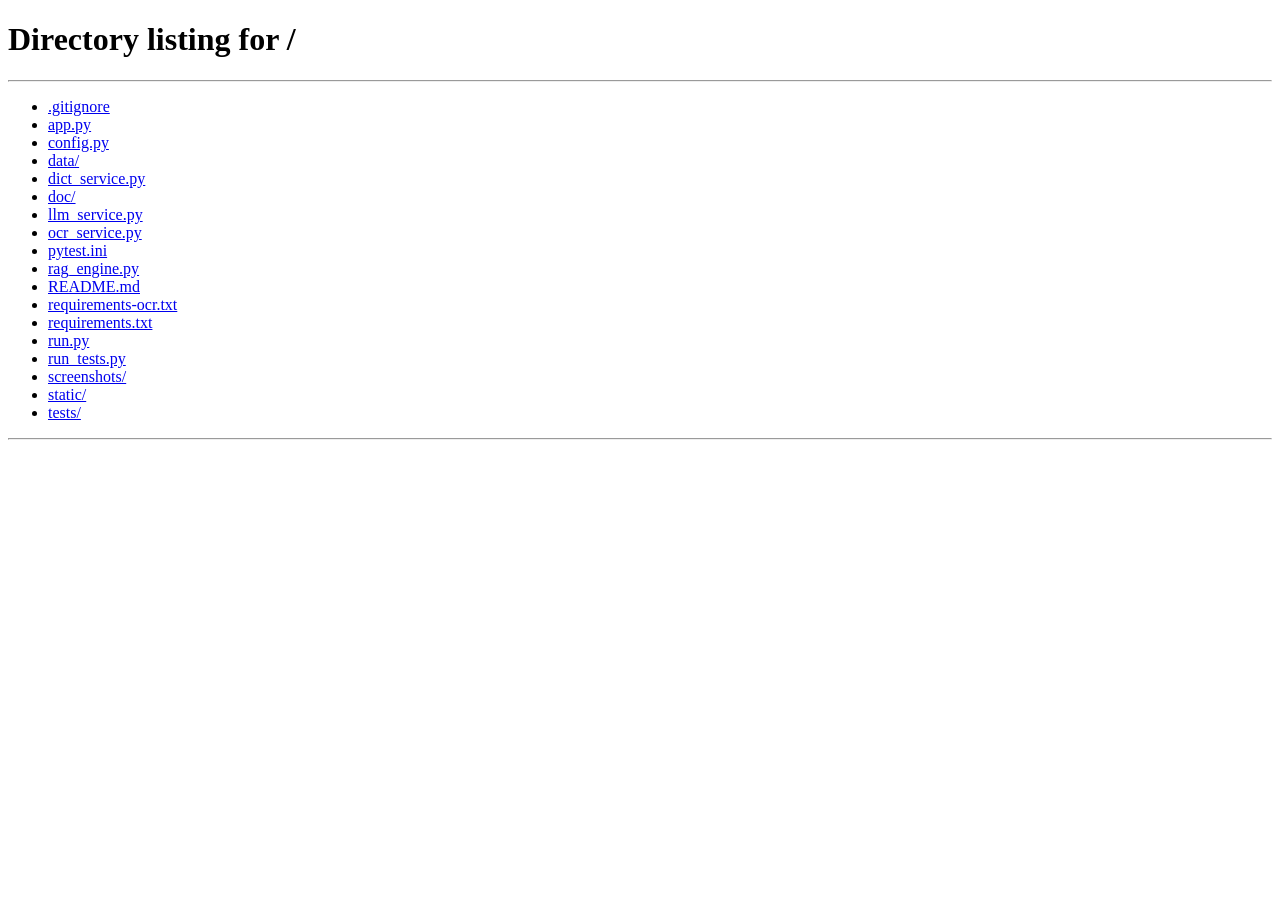
<file: static/index.html>
<!DOCTYPE html>
<html lang="zh-CN">
<head>
  <meta charset="UTF-8">
  <meta name="viewport" content="width=device-width, initial-scale=1.0">
  <title>AI 智能作业批改平台</title>
  <link rel="stylesheet" href="/static/css/style.css">
</head>
<body>
  <header class="topbar">
    <div class="brand"><span class="logo">📘</span>AI 作业批改平台</div>
    <nav class="nav">
      <button data-view="grade" class="active">✍️ 作业批改</button>
      <button data-view="mistakes">📕 我的错题本</button>
      <button data-view="knowledge" id="nav-knowledge" style="display:none;">📚 知识库管理</button>
    </nav>
    <div class="user-box">
      <span id="username-label"></span>
      <span id="role-tag" class="role-tag">学生</span>
      <button class="btn btn-ghost" id="logout-btn" style="padding:6px 14px;">退出</button>
    </div>
  </header>

  <main class="container">

    <!-- T-E10 ③：字典接口降级的一次性显著提示 -->
    <div class="dict-banner" id="dict-banner" style="display:none;"></div>

    <!-- ============ 作业批改 ============ -->
    <section class="view active" id="view-grade">
      <div class="card">
        <div class="card-title">① 上传作业图片 <span class="sub">支持 JPG / PNG，点击或拖拽上传</span></div>
        <div class="uploader" id="uploader">
          <div class="ico">📤</div>
          <div><strong>点击选择</strong> 或将作业图片拖拽到此处</div>
          <div class="hint">清晰印刷/工整手写识别效果最佳，识别结果可手动修改</div>
          <img id="image-preview" class="preview-img" style="display:none;" alt="作业预览">
        </div>
        <input type="file" id="image-input" accept="image/*" hidden>
        <div class="ocr-note" id="ocr-note"></div>
      </div>

      <div class="card">
        <div class="card-title">② 确认题目内容 <span class="sub">OCR 识别结果可直接编辑，也可手动录入题目</span></div>
        <div class="row" id="grade-cascade">
          <div class="form-item">
            <label>地区</label>
            <select id="c-region"></select>
          </div>
          <div class="form-item">
            <label>学段</label>
            <select id="c-stage"></select>
          </div>
          <div class="form-item">
            <label>学科</label>
            <select id="c-subject"></select>
          </div>
          <div class="form-item">
            <label>教材版本</label>
            <select id="c-textbook"></select>
          </div>
          <div class="form-item">
            <label>年级</label>
            <select id="c-grade"></select>
          </div>
        </div>
        <div class="ocr-note" id="dict-note"></div>
        <div class="form-item">
          <label>题目与作答内容（识别文本，可修改）</label>
          <textarea id="question-text" rows="7"
            placeholder="上传图片后这里会自动填入识别文字；也可以直接把题目和你的作答粘贴到这里，例如：&#10;1. 25×4=90（  ）&#10;2. 一个长方形长8cm宽5cm，面积是多少？我算的是35平方厘米。"></textarea>
        </div>
        <button class="btn btn-primary" id="grade-btn">🤖 提交 AI 智能批改</button>
      </div>

      <div class="loading-box" id="grading-box">
        <div class="spinner"></div>
        <div>AI 正在检索知识库并逐题批改，请稍候…</div>
      </div>

      <div id="result-area"></div>

      <div class="card">
        <div class="card-title">📋 批改记录 <span class="sub" id="record-count-tip"></span></div>
        <div id="record-list"></div>
        <div class="pager" id="record-pager"></div>
      </div>
    </section>

    <!-- ============ 错题本 ============ -->
    <section class="view" id="view-mistakes">
      <div class="card">
        <div class="card-title">📕 我的错题本 <span class="sub">批改后自动收录，仅本人可见</span></div>
        <div class="filter-bar">
          <div class="form-item">
            <label>学段</label>
            <select id="f-stage"></select>
          </div>
          <div class="form-item">
            <label>学科</label>
            <select id="f-subject"></select>
          </div>
          <div class="form-item">
            <label>教材版本</label>
            <select id="f-textbook"></select>
          </div>
          <div class="form-item">
            <label>年级</label>
            <select id="f-grade"></select>
          </div>
          <div class="form-item">
            <label>掌握状态</label>
            <select id="f-mastered">
              <option value="">全部</option>
              <option value="0">未掌握</option>
              <option value="1">已掌握</option>
            </select>
          </div>
          <div class="form-item" style="flex:2;min-width:180px;">
            <label>关键词（题目 / 知识点）</label>
            <input id="f-keyword" placeholder="输入关键词筛选">
          </div>
          <button class="btn btn-primary" id="filter-btn">筛选</button>
        </div>
        <div id="mistake-list"></div>
        <div class="pager" id="mistake-pager"></div>
      </div>
    </section>

    <!-- ============ 知识库管理（管理员） ============ -->
    <section class="view" id="view-knowledge">
      <div class="stat-grid" id="kb-stats"></div>

      <div class="card">
        <div class="card-title">📁 知识库文件夹 <span class="sub">把电子版教材、习题答案等文件直接放入该文件夹</span></div>
        <div class="folder-path" id="folder-path"></div>
        <button class="btn btn-primary" id="scan-btn">🔄 扫描文件夹并入库</button>
        <span class="sub" style="color:var(--text-3);margin-left:10px;">支持 txt / md / pdf / docx，新文件自动切片 + 向量化</span>
      </div>

      <div class="card">
        <div class="card-title">📤 上传资料文件</div>
        <div class="uploader" id="kb-uploader">
          <div class="ico">📚</div>
          <div><strong>点击选择</strong> 或拖拽电子教材 / 习题资料到此处（可多选）</div>
          <div class="hint">上传后自动解析、切片、向量化，立即参与 AI 批改检索</div>
        </div>
        <input type="file" id="kb-file-input" multiple accept=".txt,.md,.pdf,.docx" hidden>
        <div id="kb-upload-result"></div>
      </div>

      <div class="card">
        <div class="card-title">🔍 RAG 检索测试 <span class="sub">输入题目，预览知识库召回的参考资料</span></div>
        <div class="row">
          <div class="form-item" style="flex:3;">
            <input id="search-query" placeholder="例如：长方形面积怎么计算？">
          </div>
          <div class="form-item" style="flex:0;">
            <button class="btn btn-primary" id="search-btn" style="width:100%;">检索</button>
          </div>
        </div>
        <div id="search-result"></div>
      </div>

      <div class="card">
        <div class="card-title">🗂️ 已入库资料 <span class="sub" id="doc-count-tip"></span></div>
        <div id="doc-list"></div>
      </div>

      <div class="card">
        <div class="card-title">⚙️ DeepSeek 模型设置</div>
        <div class="row">
          <div class="form-item" style="flex:2;">
            <label>API Key</label>
            <input id="set-apikey" type="password" placeholder="sk-...（留空表示不修改）">
          </div>
          <div class="form-item">
            <label>模型</label>
            <input id="set-model" placeholder="deepseek-chat">
          </div>
        </div>
        <div class="form-item">
          <label>接口地址（OpenAI 兼容）</label>
          <input id="set-baseurl" placeholder="https://api.deepseek.com">
        </div>
        <button class="btn btn-primary" id="save-settings-btn">保存设置</button>
      </div>
    </section>
  </main>

  <div id="toast"></div>

  <div class="modal-mask" id="modal-mask">
    <div class="modal">
      <div class="modal-head">
        <strong id="modal-title">原图预览</strong>
        <button class="modal-close" id="modal-close">×</button>
      </div>
      <div id="modal-body"></div>
    </div>
  </div>

  <script src="/static/js/app.js"></script>
</body>
</html>
</file>
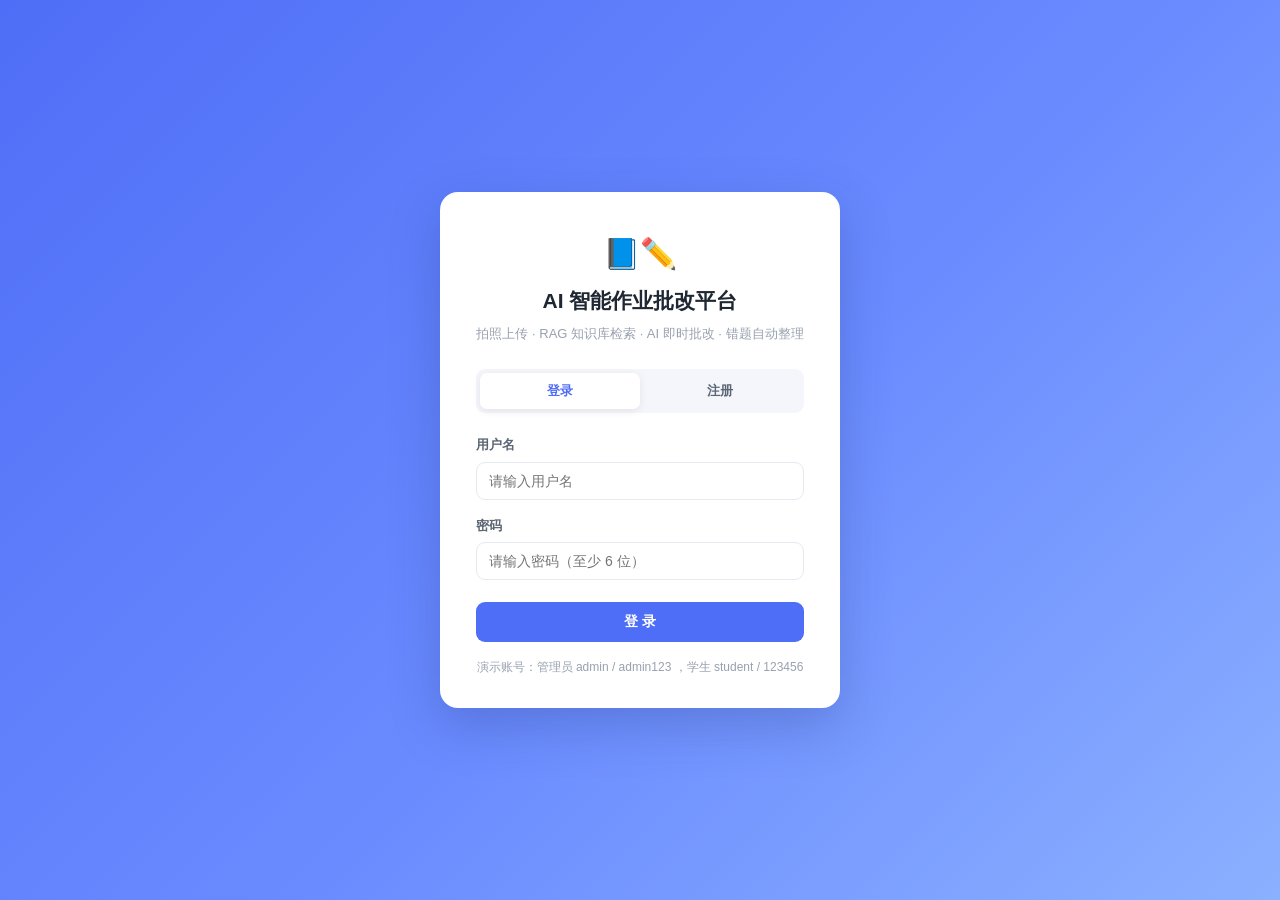
<file: static/login.html>
<!DOCTYPE html>
<html lang="zh-CN">
<head>
  <meta charset="UTF-8">
  <meta name="viewport" content="width=device-width, initial-scale=1.0">
  <title>登录 · AI 智能作业批改平台</title>
  <link rel="stylesheet" href="/static/css/style.css">
</head>
<body>
  <div class="auth-wrap">
    <div class="auth-card">
      <div class="auth-logo">📘✏️</div>
      <div class="auth-title">AI 智能作业批改平台</div>
      <div class="auth-sub">拍照上传 · RAG 知识库检索 · AI 即时批改 · 错题自动整理</div>

      <div class="auth-tabs">
        <button id="tab-login" class="active" type="button">登录</button>
        <button id="tab-register" type="button">注册</button>
      </div>

      <form id="auth-form" onsubmit="return false;">
        <div class="form-item">
          <label>用户名</label>
          <input id="username" placeholder="请输入用户名" autocomplete="username">
        </div>
        <div class="form-item">
          <label>密码</label>
          <input id="password" type="password" placeholder="请输入密码（至少 6 位）" autocomplete="current-password">
        </div>
        <button id="submit-btn" class="btn btn-primary btn-block" type="submit">登 录</button>
      </form>

      <div class="auth-tip">
        演示账号：管理员 admin / admin123 ，学生 student / 123456
      </div>
    </div>
  </div>
  <div id="toast"></div>
  <script src="/static/js/login.js"></script>
</body>
</html>
</file>
<file: static/css/style.css>
/* ===== AI 智能作业批改平台 全局样式 ===== */
* { margin: 0; padding: 0; box-sizing: border-box; }
:root {
  --primary: #4f6ef7;
  --primary-dark: #3b55d9;
  --primary-light: #eef1fe;
  --success: #22a06b;
  --danger: #e5484d;
  --warning: #f5a524;
  --text: #1f2733;
  --text-2: #5b6573;
  --text-3: #98a1af;
  --border: #e6e9f0;
  --bg: #f4f6fb;
  --card: #ffffff;
  --radius: 12px;
  --shadow: 0 4px 18px rgba(31, 39, 51, .07);
}
body {
  font-family: "PingFang SC", "Microsoft YaHei", "Segoe UI", sans-serif;
  background: var(--bg);
  color: var(--text);
  font-size: 14px;
  line-height: 1.6;
}
button { font-family: inherit; cursor: pointer; border: none; outline: none; }
input, textarea, select { font-family: inherit; font-size: 14px; outline: none; }
a { text-decoration: none; color: var(--primary); }

/* ===== 登录页 ===== */
.auth-wrap {
  min-height: 100vh;
  display: flex; align-items: center; justify-content: center;
  background: linear-gradient(135deg, #4f6ef7 0%, #6a8bff 55%, #8bb0ff 100%);
  padding: 20px;
}
.auth-card {
  width: 400px; max-width: 100%;
  background: #fff; border-radius: 18px;
  padding: 38px 36px 30px;
  box-shadow: 0 18px 50px rgba(30, 50, 120, .25);
}
.auth-logo { text-align: center; margin-bottom: 6px; font-size: 30px; }
.auth-title { text-align: center; font-size: 21px; font-weight: 700; }
.auth-sub { text-align: center; color: var(--text-3); font-size: 13px; margin: 6px 0 24px; }
.auth-tabs { display: flex; background: var(--bg); border-radius: 9px; padding: 4px; margin-bottom: 22px; }
.auth-tabs button {
  flex: 1; padding: 9px 0; border-radius: 7px; background: transparent;
  color: var(--text-2); font-weight: 600; transition: .2s;
}
.auth-tabs button.active { background: #fff; color: var(--primary); box-shadow: 0 2px 8px rgba(0,0,0,.08); }
.form-item { margin-bottom: 16px; }
.form-item label { display: block; font-size: 13px; color: var(--text-2); margin-bottom: 6px; font-weight: 600; }
.form-item input, .form-item textarea, .form-item select {
  width: 100%; padding: 10px 12px; border: 1.5px solid var(--border);
  border-radius: 9px; transition: .2s; background: #fff; color: var(--text);
}
.form-item input:focus, .form-item textarea:focus, .form-item select:focus { border-color: var(--primary); }
.btn {
  display: inline-flex; align-items: center; justify-content: center; gap: 6px;
  padding: 10px 20px; border-radius: 9px; font-weight: 600; font-size: 14px;
  transition: .2s; background: var(--primary-light); color: var(--primary);
}
.btn:hover { filter: brightness(.97); }
.btn-primary { background: var(--primary); color: #fff; }
.btn-primary:hover { background: var(--primary-dark); }
.btn-danger { background: #fdecec; color: var(--danger); }
.btn-ghost { background: transparent; border: 1.5px solid var(--border); color: var(--text-2); }
.btn-block { width: 100%; padding: 11px; margin-top: 6px; }
.btn:disabled { opacity: .55; cursor: not-allowed; }
.auth-tip { margin-top: 16px; text-align: center; color: var(--text-3); font-size: 12px; }

/* ===== 主框架 ===== */
.topbar {
  height: 60px; background: #fff; border-bottom: 1px solid var(--border);
  display: flex; align-items: center; padding: 0 26px;
  position: sticky; top: 0; z-index: 50;
}
.brand { display: flex; align-items: center; gap: 9px; font-weight: 800; font-size: 17px; margin-right: 38px; }
.brand .logo { font-size: 22px; }
.nav { display: flex; gap: 4px; flex: 1; }
.nav button {
  padding: 8px 16px; border-radius: 8px; background: transparent;
  color: var(--text-2); font-weight: 600; transition: .2s;
}
.nav button.active { background: var(--primary-light); color: var(--primary); }
.user-box { display: flex; align-items: center; gap: 12px; color: var(--text-2); }
.role-tag { font-size: 11px; padding: 2px 8px; border-radius: 20px; background: #fff3e0; color: #d97706; font-weight: 700; }
.role-tag.admin { background: #e8f7f0; color: var(--success); }
.container { max-width: 1060px; margin: 26px auto; padding: 0 22px; }
.view { display: none; }
.view.active { display: block; }

.card {
  background: var(--card); border-radius: var(--radius);
  box-shadow: var(--shadow); padding: 22px 24px; margin-bottom: 20px;
}
.card-title { font-size: 16px; font-weight: 700; margin-bottom: 16px; display: flex; align-items: center; gap: 8px; }
.card-title .sub { font-size: 12px; color: var(--text-3); font-weight: 400; }
.row { display: flex; gap: 14px; flex-wrap: wrap; }
.row > .form-item { flex: 1; min-width: 150px; }

/* 上传区 */
.uploader {
  border: 2px dashed #c6cdf7; border-radius: var(--radius);
  padding: 30px; text-align: center; color: var(--text-2);
  background: #fafbff; transition: .2s; cursor: pointer;
}
.uploader:hover, .uploader.drag { border-color: var(--primary); background: var(--primary-light); }
.uploader .ico { font-size: 34px; }
.uploader .hint { font-size: 12px; color: var(--text-3); margin-top: 6px; }
.preview-img { max-width: 100%; max-height: 260px; border-radius: 10px; margin-top: 12px; border: 1px solid var(--border); }
.ocr-note { font-size: 12px; color: var(--warning); margin: 8px 0; }

/* 结果区 */
.loading-box { text-align: center; padding: 50px 0; color: var(--text-2); display: none; }
.spinner {
  width: 38px; height: 38px; border: 3.5px solid var(--primary-light);
  border-top-color: var(--primary); border-radius: 50%;
  animation: spin .8s linear infinite; margin: 0 auto 14px;
}
@keyframes spin { to { transform: rotate(360deg); } }
.score-hero { display: flex; align-items: center; gap: 20px; margin-bottom: 8px; }
.score-num {
  width: 76px; height: 76px; border-radius: 50%; flex-shrink: 0;
  display: flex; align-items: center; justify-content: center;
  font-size: 24px; font-weight: 800; color: #fff;
  background: linear-gradient(135deg, #4f6ef7, #6a8bff);
}
.score-num.warn { background: linear-gradient(135deg, #f5a524, #f77f24); }
.q-card {
  border: 1.5px solid var(--border); border-radius: 10px;
  padding: 15px 17px; margin-top: 14px; border-left: 5px solid var(--success);
}
.q-card.wrong { border-left-color: var(--danger); background: #fffafa; }
.q-card.unknown { border-left-color: var(--text-3); }
.q-head { display: flex; justify-content: space-between; align-items: center; gap: 10px; margin-bottom: 8px; }
.q-badge { font-size: 12px; font-weight: 700; padding: 3px 10px; border-radius: 20px; white-space: nowrap; }
.q-badge.right { background: #e6f7f0; color: var(--success); }
.q-badge.wrong { background: #fdecec; color: var(--danger); }
.q-badge.unknown { background: #f0f1f4; color: var(--text-2); }
.kp-tag { display: inline-block; font-size: 12px; background: var(--primary-light); color: var(--primary); border-radius: 6px; padding: 2px 9px; margin: 4px 6px 0 0; }
.q-body p { margin: 5px 0; }
.q-body .label { color: var(--text-3); font-size: 12px; font-weight: 700; margin-right: 4px; }
.context-box { background: #f7f9ff; border-radius: 9px; padding: 12px 15px; margin-top: 10px; font-size: 13px; }
.context-item { padding: 7px 0; border-bottom: 1px dashed var(--border); color: var(--text-2); }
.context-item:last-child { border-bottom: none; }
.context-src { color: var(--primary); font-weight: 700; font-size: 12px; }

/* 错题本 */
.filter-bar { display: flex; gap: 10px; flex-wrap: wrap; margin-bottom: 16px; align-items: flex-end; }
.filter-bar .form-item { margin: 0; min-width: 130px; }
.filter-bar .form-item input, .filter-bar .form-item select { padding: 8px 11px; }
.mistake-card { background: #fff; border-radius: var(--radius); box-shadow: var(--shadow); padding: 16px 18px; margin-bottom: 14px; }
.mistake-head { display: flex; justify-content: space-between; align-items: center; gap: 10px; margin-bottom: 8px; }
.mistake-meta { font-size: 12px; color: var(--text-3); }
.mistake-actions { display: flex; gap: 8px; }
.mini-btn { padding: 5px 12px; border-radius: 7px; font-size: 12px; font-weight: 600; background: var(--primary-light); color: var(--primary); }
.mini-btn.done { background: #e6f7f0; color: var(--success); }
.mini-btn.del { background: #fdecec; color: var(--danger); }
.mastered-stamp { font-size: 12px; color: var(--success); font-weight: 700; }
.thumb { max-height: 60px; border-radius: 6px; cursor: pointer; border: 1px solid var(--border); margin-top: 6px; }

/* 知识库 */
.stat-grid { display: grid; grid-template-columns: repeat(auto-fit, minmax(180px, 1fr)); gap: 14px; margin-bottom: 20px; }
.stat-card { background: #fff; border-radius: var(--radius); box-shadow: var(--shadow); padding: 18px 20px; }
.stat-card .num { font-size: 26px; font-weight: 800; color: var(--primary); }
.stat-card .lbl { color: var(--text-3); font-size: 12.5px; margin-top: 2px; }
.doc-row { display: flex; align-items: center; justify-content: space-between; padding: 11px 4px; border-bottom: 1px solid var(--border); gap: 12px; }
.doc-row:last-child { border-bottom: none; }
.doc-info { min-width: 0; }
.doc-name { font-weight: 600; word-break: break-all; }
.doc-meta { font-size: 12px; color: var(--text-3); }
.source-tag { font-size: 11px; padding: 1px 8px; border-radius: 5px; background: #f0f1f4; color: var(--text-2); margin-left: 8px; }
.source-tag.folder { background: #fff7e6; color: #d97706; }
.folder-path {
  background: #f4f6fb; border: 1px dashed var(--border); border-radius: 9px;
  padding: 10px 14px; font-size: 13px; color: var(--text-2); word-break: break-all;
  margin-bottom: 12px;
}

/* Toast & 模态框 */
#toast {
  position: fixed; top: 76px; left: 50%; transform: translateX(-50%) translateY(-20px);
  background: #303846; color: #fff; padding: 11px 22px; border-radius: 9px;
  font-size: 14px; opacity: 0; pointer-events: none; transition: .25s; z-index: 999;
  box-shadow: 0 8px 24px rgba(0,0,0,.2); max-width: 90vw;
}
#toast.show { opacity: 1; transform: translateX(-50%) translateY(0); }
#toast.error { background: var(--danger); }
#toast.success { background: var(--success); }
.modal-mask {
  position: fixed; inset: 0; background: rgba(20,26,38,.55);
  display: none; align-items: center; justify-content: center; z-index: 100; padding: 20px;
}
.modal-mask.show { display: flex; }
.modal { background: #fff; border-radius: 14px; max-width: 640px; width: 100%; max-height: 86vh; overflow: auto; padding: 24px 26px; }
.modal-head { display: flex; justify-content: space-between; align-items: center; margin-bottom: 14px; }
.modal-close { background: none; font-size: 22px; color: var(--text-3); line-height: 1; }
.modal img { max-width: 100%; border-radius: 8px; }
.empty { text-align: center; color: var(--text-3); padding: 44px 0; }
.empty .ico { font-size: 40px; display: block; margin-bottom: 8px; }

/* T-E10 ③：字典接口降级提示（页面顶部一次性横幅） */
.dict-banner {
  background: #fff8e6; border: 1px solid #f5d78e; color: #8a5a00;
  border-radius: 10px; padding: 10px 16px; margin-bottom: 16px;
  font-size: 13px; line-height: 1.6;
}

/* T-E10 ①：列表分页 */
.pager { display: flex; align-items: center; justify-content: center; gap: 14px; padding: 14px 0 2px; }
.pager-info { font-size: 12.5px; color: var(--text-3); }
.pager .mini-btn:disabled { background: #f0f1f4; color: #a8adb8; cursor: not-allowed; }

/* T-E10 ①：批改记录列表 */
.record-row {
  display: flex; align-items: center; gap: 10px; padding: 9px 4px;
  border-bottom: 1px solid var(--border); font-size: 13px;
}
.record-row:last-child { border-bottom: none; }
.record-time { color: var(--text-3); min-width: 150px; }
.record-score { margin-left: auto; font-weight: 700; color: var(--primary); }
</file>
